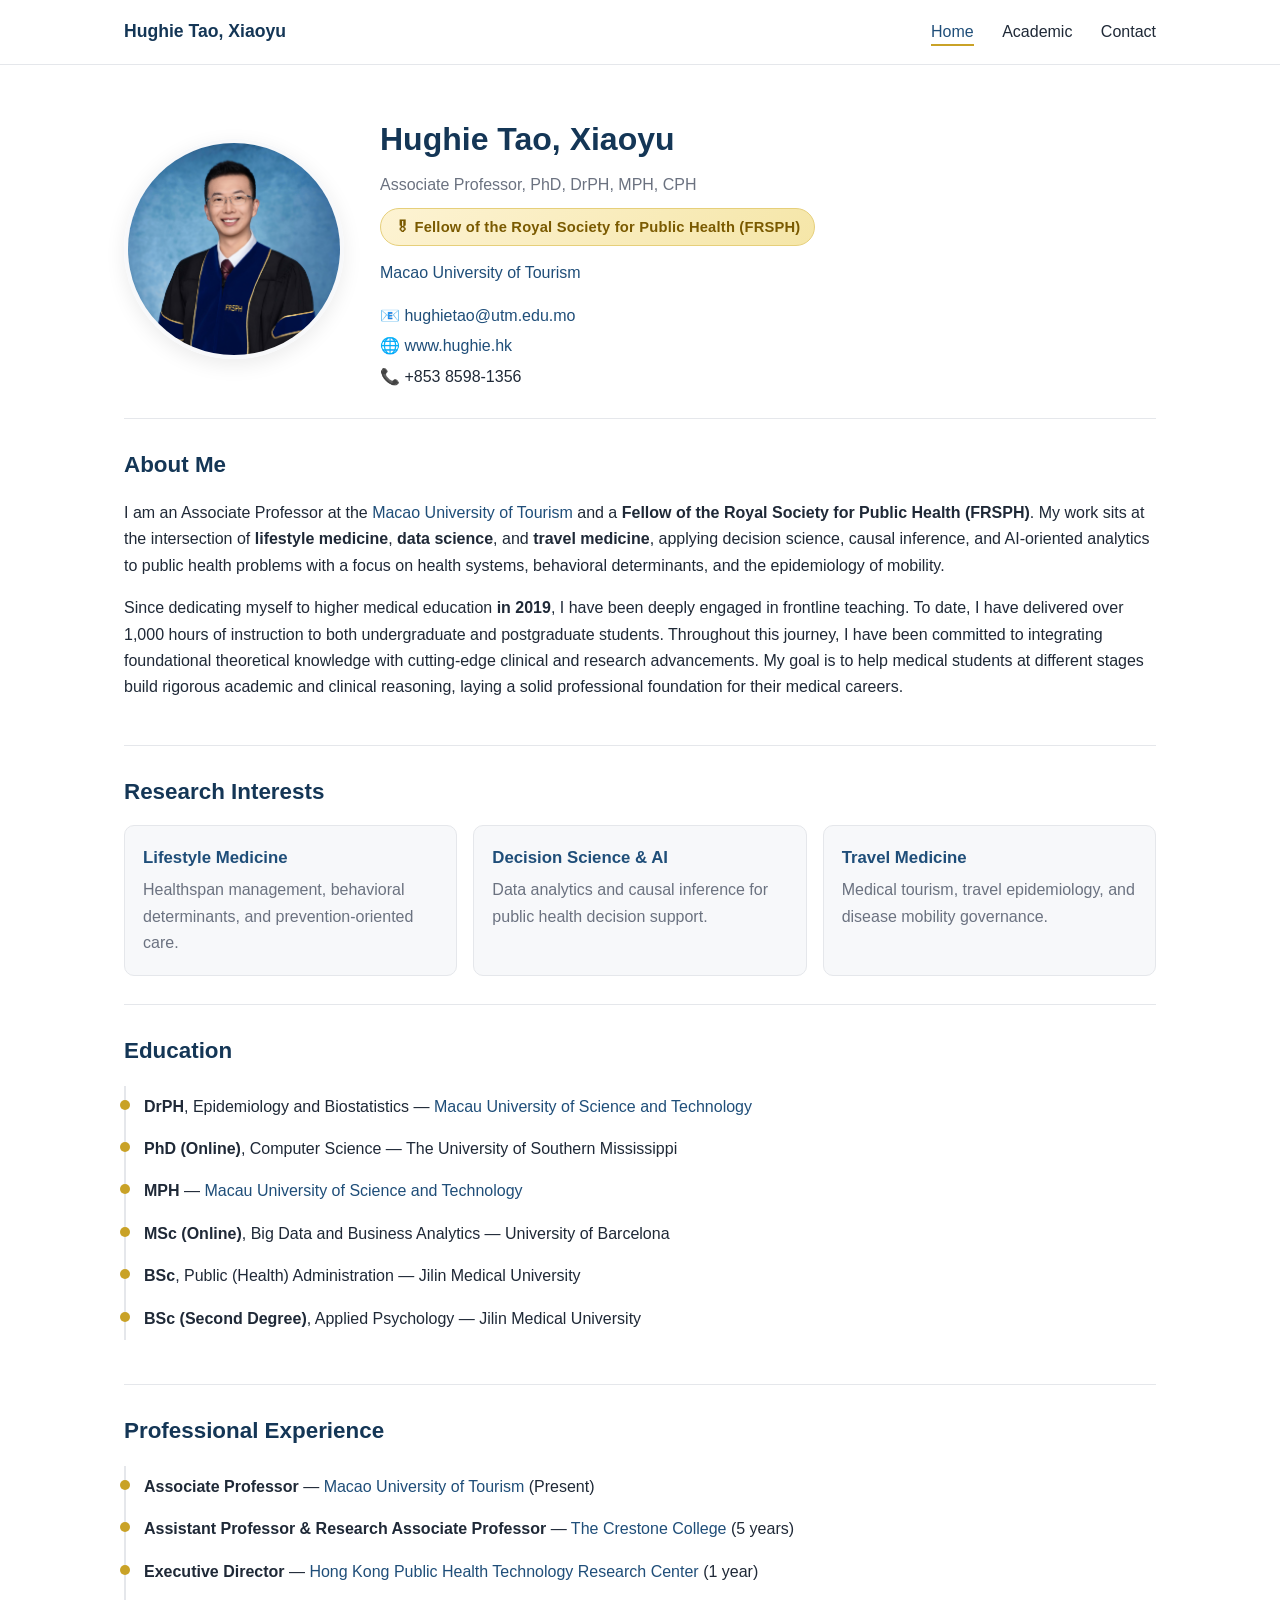
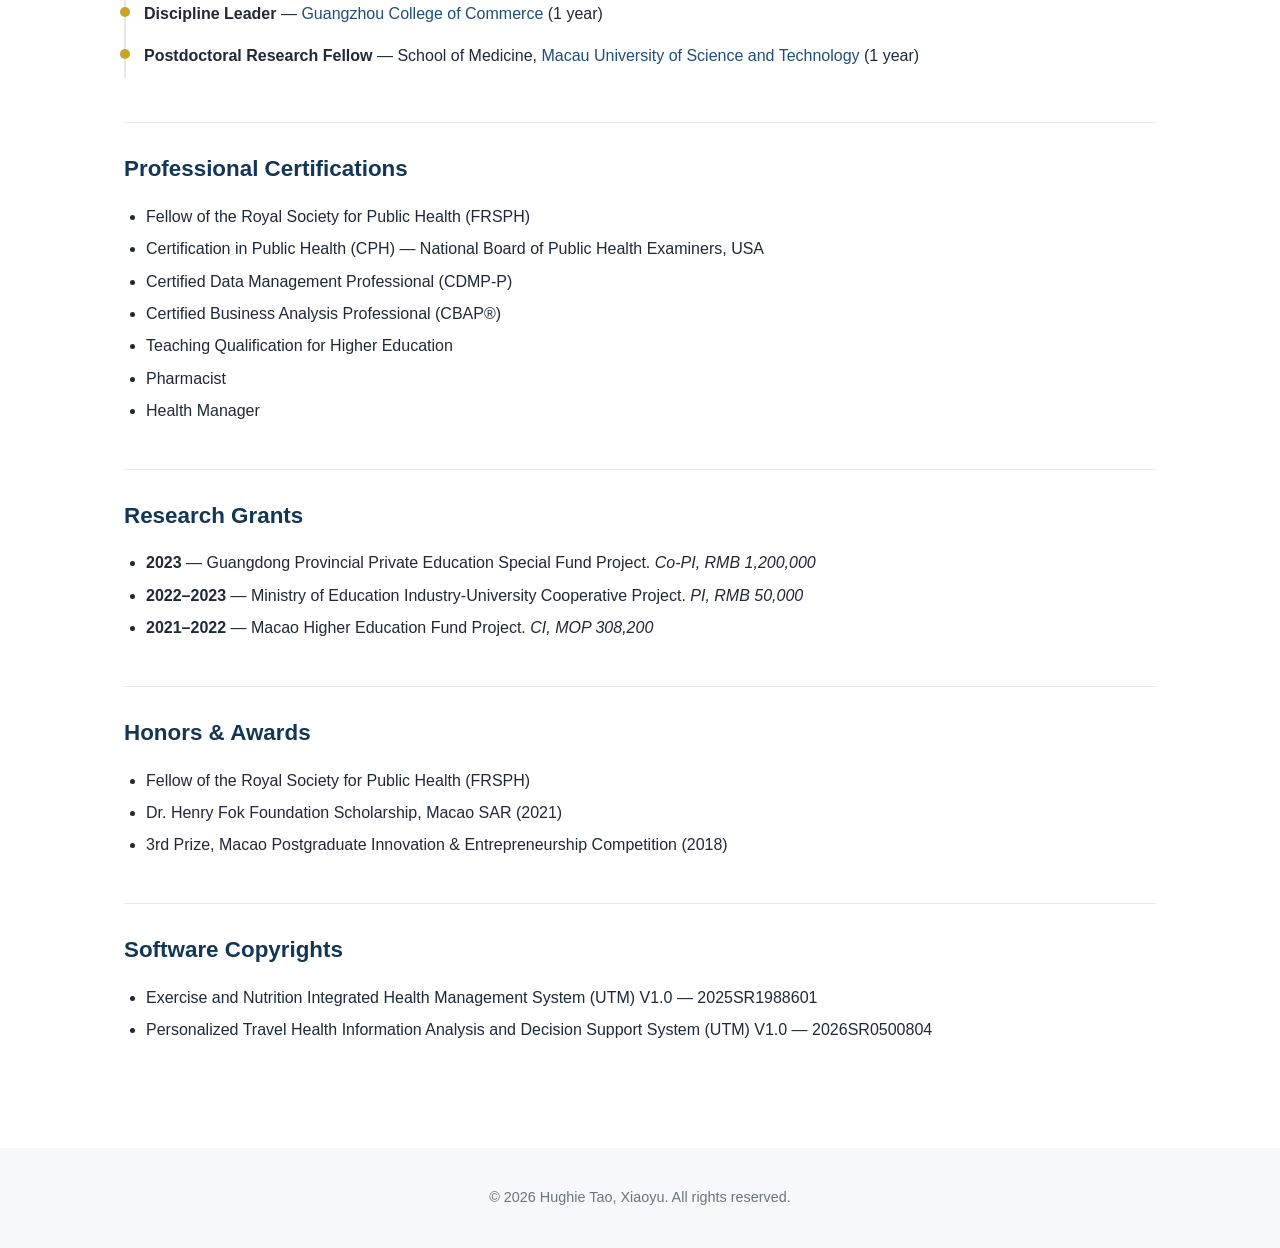
<file: index.html>
<!DOCTYPE html>
<html lang="en">
<head>
  <meta charset="UTF-8" />
  <meta name="viewport" content="width=device-width, initial-scale=1.0" />
  <title>Hughie Tao, Xiaoyu | Associate Professor, FRSPH</title>
  <meta name="description" content="Personal website of Dr. Hughie Tao, Xiaoyu, Associate Professor at Macao University of Tourism, Fellow of the Royal Society for Public Health." />
  <link rel="stylesheet" href="assets/css/style.css" />
</head>
<body>
  <header class="site-header">
    <div class="container nav-wrap">
      <a href="index.html" class="logo">Hughie Tao, Xiaoyu</a>
      <nav class="nav">
        <a href="index.html" class="active">Home</a>
        <a href="academic.html">Academic</a>
        <a href="contact.html">Contact</a>
      </nav>
      <button class="nav-toggle" aria-label="Menu">☰</button>
    </div>
  </header>

  <main class="container">

    <!-- HERO -->
    <section class="hero">
      <div class="hero-photo">
        <img src="assets/images/profile.jpg" alt="Hughie Tao Xiaoyu" />
      </div>
      <div class="hero-text">
        <h1>Hughie Tao, Xiaoyu</h1>
        <p class="title">Associate Professor, PhD, DrPH, MPH, CPH</p>
        <p class="fellow-badge">🎖 Fellow of the Royal Society for Public Health (FRSPH)</p>
        <p class="affiliation">
          <a href="https://www.utm.edu.mo" target="_blank" rel="noopener">Macao University of Tourism</a>
        </p>
        <ul class="quick-links">
          <li>📧 <a href="mailto:hughietao@utm.edu.mo">hughietao@utm.edu.mo</a></li>
          <li>🌐 <a href="https://www.hughie.hk" target="_blank" rel="noopener">www.hughie.hk</a></li>
          <li>📞 +853 8598-1356</li>
        </ul>
      </div>
    </section>

    <!-- ABOUT -->
    <section class="section">
      <h2>About Me</h2>
      <p>
        I am an Associate Professor at the
        <a href="https://www.utm.edu.mo" target="_blank" rel="noopener">Macao University of Tourism</a>
        and a <strong>Fellow of the Royal Society for Public Health (FRSPH)</strong>.
        My work sits at the intersection of <strong>lifestyle medicine</strong>,
        <strong>data science</strong>, and <strong>travel medicine</strong>, applying
        decision science, causal inference, and AI-oriented analytics to public health
        problems with a focus on health systems, behavioral determinants, and the
        epidemiology of mobility.
      </p>
      <p>
        Since dedicating myself to higher medical education <strong>in 2019</strong>, I have been deeply
        engaged in frontline teaching. To date, I have delivered over 1,000 hours of
        instruction to both undergraduate and postgraduate students. Throughout this
        journey, I have been committed to integrating foundational theoretical knowledge
        with cutting-edge clinical and research advancements. My goal is to help medical
        students at different stages build rigorous academic and clinical reasoning,
        laying a solid professional foundation for their medical careers.
      </p>
    </section>

    <!-- RESEARCH INTERESTS -->
    <section class="section">
      <h2>Research Interests</h2>
      <ul class="cards">
        <li class="card">
          <h3>Lifestyle Medicine</h3>
          <p>Healthspan management, behavioral determinants, and prevention-oriented care.</p>
        </li>
        <li class="card">
          <h3>Decision Science & AI</h3>
          <p>Data analytics and causal inference for public health decision support.</p>
        </li>
        <li class="card">
          <h3>Travel Medicine</h3>
          <p>Medical tourism, travel epidemiology, and disease mobility governance.</p>
        </li>
      </ul>
    </section>

    <!-- EDUCATION -->
    <section class="section">
      <h2>Education</h2>
      <ul class="timeline">
        <li><strong>DrPH</strong>, Epidemiology and Biostatistics —
          <a href="https://www.must.edu.mo/" target="_blank" rel="noopener">Macau University of Science and Technology</a>
        </li>
        <li><strong>PhD (Online)</strong>, Computer Science — The University of Southern Mississippi</li>
        <li><strong>MPH</strong> —
          <a href="https://www.must.edu.mo/" target="_blank" rel="noopener">Macau University of Science and Technology</a>
        </li>
        <li><strong>MSc (Online)</strong>, Big Data and Business Analytics — University of Barcelona</li>
        <li><strong>BSc</strong>, Public (Health) Administration — Jilin Medical University</li>
        <li><strong>BSc (Second Degree)</strong>, Applied Psychology — Jilin Medical University</li>
      </ul>
    </section>

    <!-- PROFESSIONAL EXPERIENCE -->
    <section class="section">
      <h2>Professional Experience</h2>
      <ul class="timeline">
        <li>
          <strong>Associate Professor</strong> —
          <a href="https://www.utm.edu.mo" target="_blank" rel="noopener">Macao University of Tourism</a>
          (Present)
        </li>
        <li>
          <strong>Assistant Professor & Research Associate Professor</strong> —
          <a href="https://www.tcc.us.org" target="_blank" rel="noopener">The Crestone College</a>
          (5 years)
        </li>
        <li>
          <strong>Executive Director</strong> —
          <a href="https://www.epidemiology.hk" target="_blank" rel="noopener">Hong Kong Public Health Technology Research Center</a>
          (1 year)
        </li>
        <li>
          <strong>Discipline Leader</strong> —
          <a href="https://www.gcc.edu.cn" target="_blank" rel="noopener">Guangzhou College of Commerce</a>
          (1 year)
        </li>
        <li>
          <strong>Postdoctoral Research Fellow</strong> — School of Medicine,
          <a href="https://www.must.edu.mo/" target="_blank" rel="noopener">Macau University of Science and Technology</a>
          (1 year)
        </li>
      </ul>
    </section>

    <!-- CERTIFICATIONS -->
    <section class="section">
      <h2>Professional Certifications</h2>
      <ul class="bullets">
        <li>Fellow of the Royal Society for Public Health (FRSPH)</li>
        <li>Certification in Public Health (CPH) — National Board of Public Health Examiners, USA</li>
        <li>Certified Data Management Professional (CDMP-P)</li>
        <li>Certified Business Analysis Professional (CBAP®)</li>
        <li>Teaching Qualification for Higher Education</li>
        <li>Pharmacist</li>
        <li>Health Manager</li>
      </ul>
    </section>

    <!-- GRANTS -->
    <section class="section">
      <h2>Research Grants</h2>
      <ul class="bullets">
        <li><strong>2023</strong> — Guangdong Provincial Private Education Special Fund Project. <em>Co-PI, RMB 1,200,000</em></li>
        <li><strong>2022–2023</strong> — Ministry of Education Industry-University Cooperative Project. <em>PI, RMB 50,000</em></li>
        <li><strong>2021–2022</strong> — Macao Higher Education Fund Project. <em>CI, MOP 308,200</em></li>
      </ul>
    </section>

    <!-- HONORS -->
    <section class="section">
      <h2>Honors & Awards</h2>
      <ul class="bullets">
        <li>Fellow of the Royal Society for Public Health (FRSPH)</li>
        <li>Dr. Henry Fok Foundation Scholarship, Macao SAR (2021)</li>
        <li>3rd Prize, Macao Postgraduate Innovation & Entrepreneurship Competition (2018)</li>
      </ul>
    </section>

    <!-- SOFTWARE COPYRIGHTS -->
    <section class="section">
      <h2>Software Copyrights</h2>
      <ul class="bullets">
        <li>Exercise and Nutrition Integrated Health Management System (UTM) V1.0 — 2025SR1988601</li>
        <li>Personalized Travel Health Information Analysis and Decision Support System (UTM) V1.0 — 2026SR0500804</li>
      </ul>
    </section>

  </main>

  <footer class="site-footer">
    <div class="container">
      <p>© <span id="year"></span> Hughie Tao, Xiaoyu. All rights reserved.</p>
    </div>
  </footer>

  <script src="assets/js/main.js"></script>
</body>
</html>
</file>
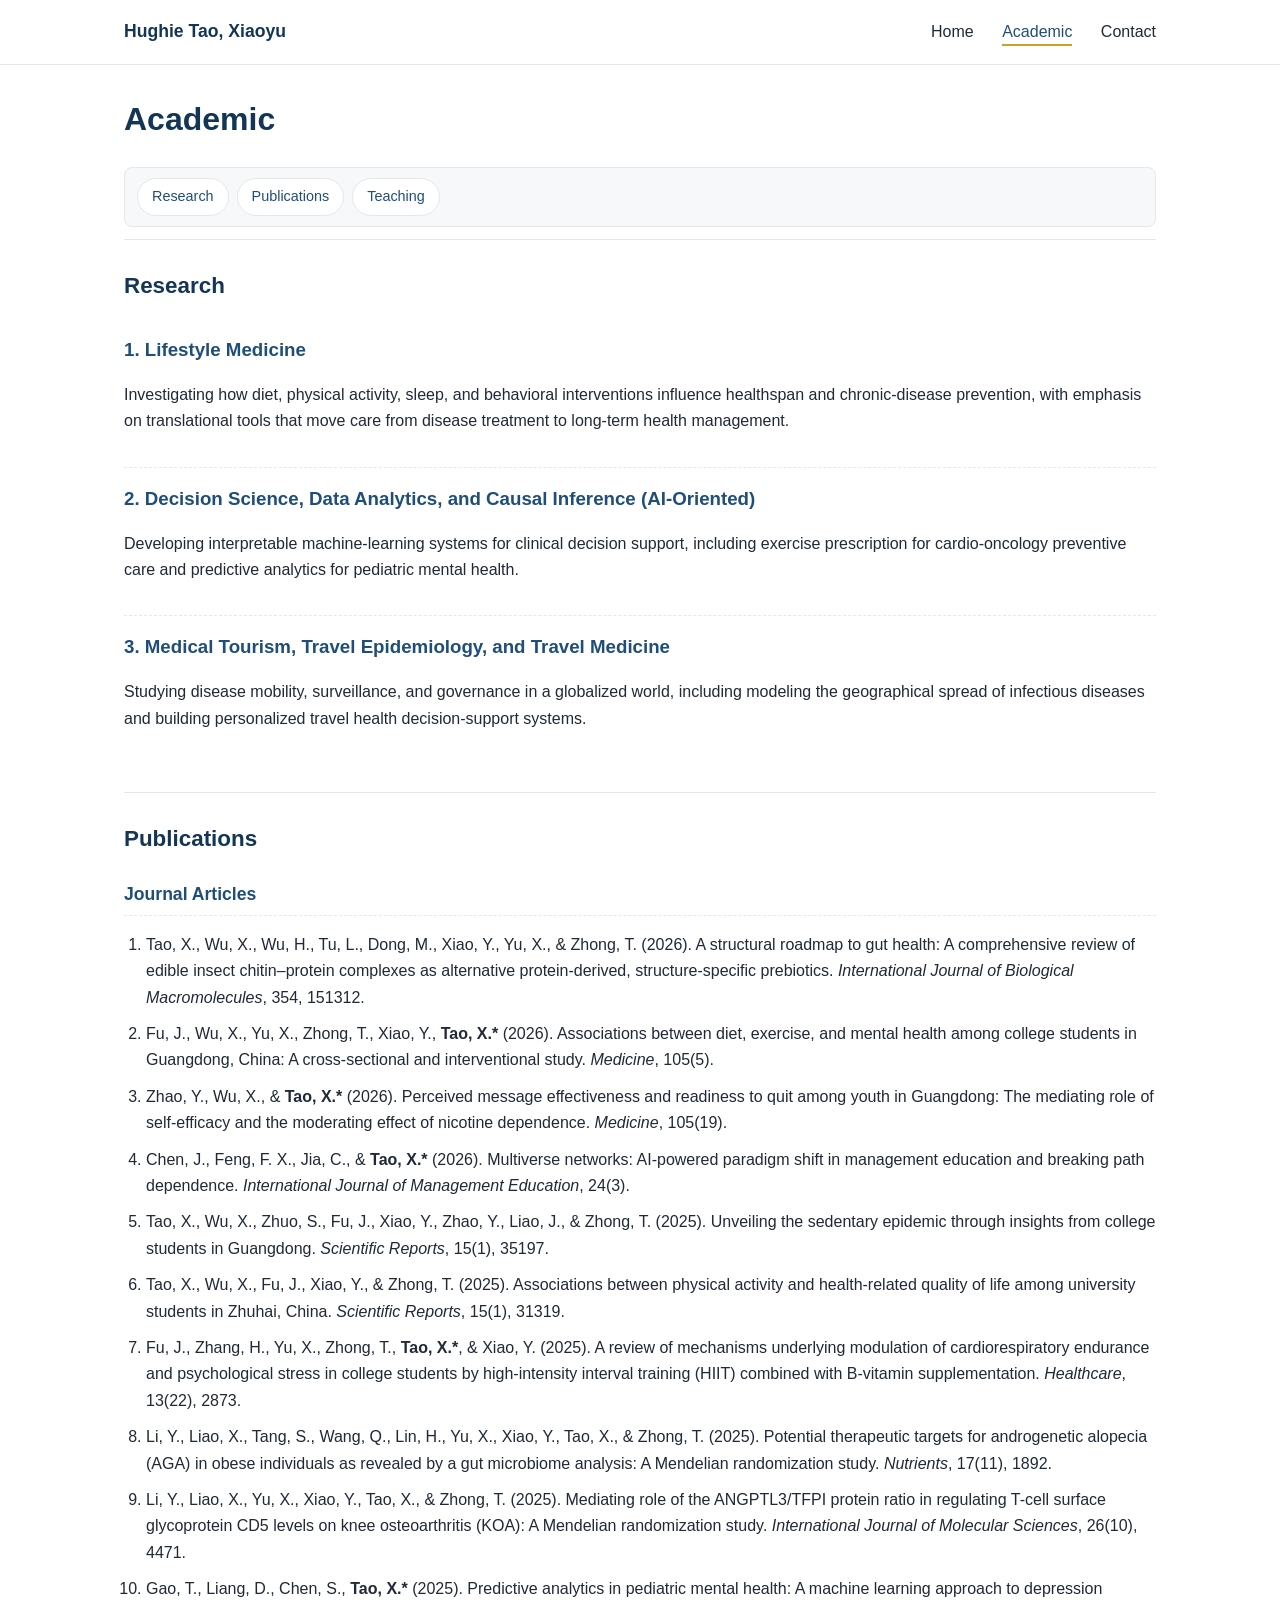
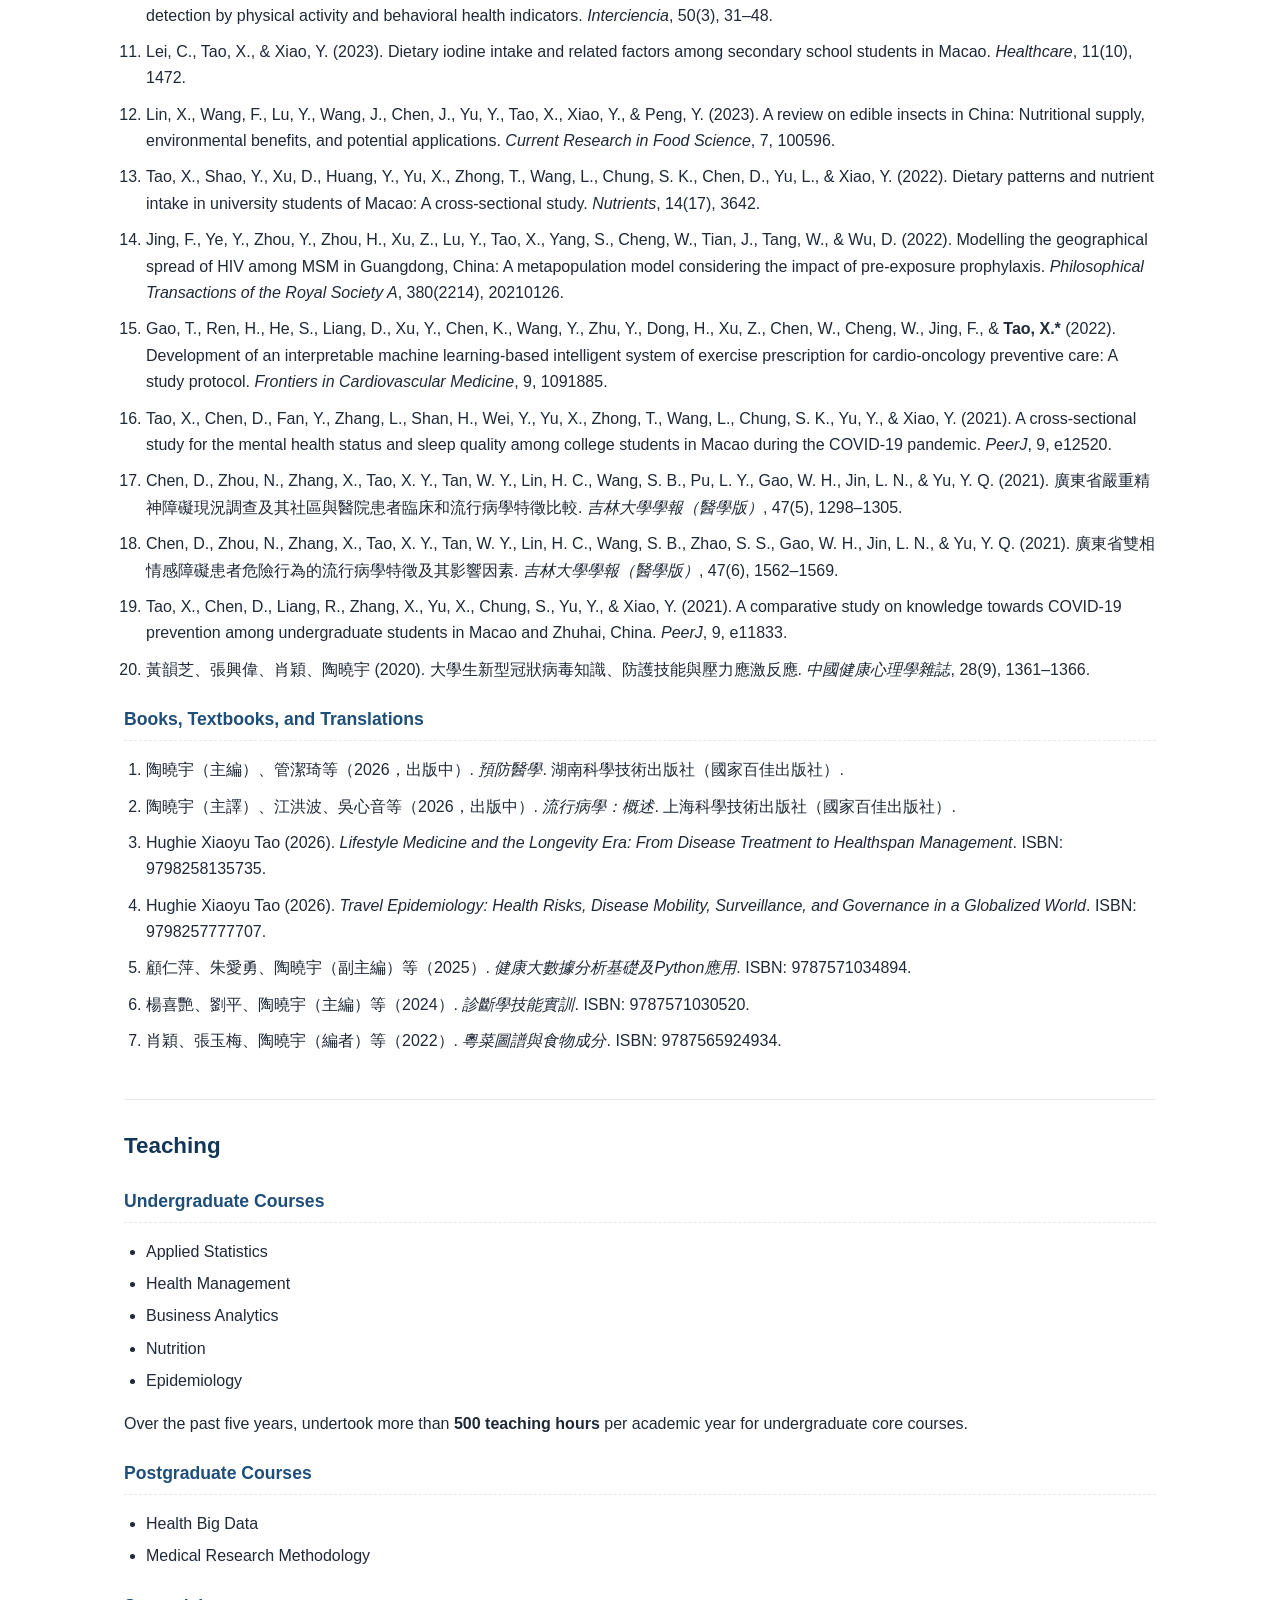
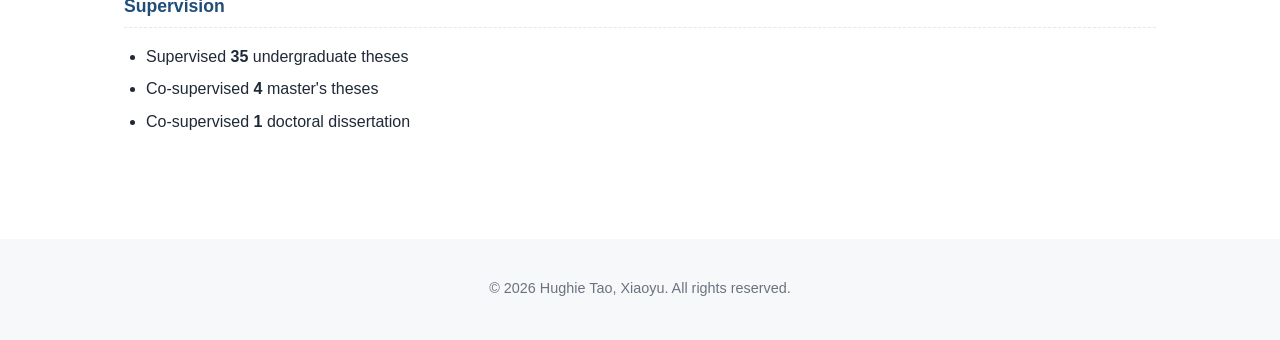
<file: academic.html>
<!DOCTYPE html>
<html lang="en">
<head>
  <meta charset="UTF-8" />
  <meta name="viewport" content="width=device-width, initial-scale=1.0" />
  <title>Academic | Hughie Tao, Xiaoyu</title>
  <link rel="stylesheet" href="assets/css/style.css" />
</head>
<body>
  <header class="site-header">
    <div class="container nav-wrap">
      <a href="index.html" class="logo">Hughie Tao, Xiaoyu</a>
      <nav class="nav">
        <a href="index.html">Home</a>
        <a href="academic.html" class="active">Academic</a>
        <a href="contact.html">Contact</a>
      </nav>
      <button class="nav-toggle" aria-label="Menu">☰</button>
    </div>
  </header>

  <main class="container">
    <h1>Academic</h1>

    <!-- 子导航：页内锚点 -->
    <nav class="sub-nav">
      <a href="#research">Research</a>
      <a href="#publications">Publications</a>
      <a href="#teaching">Teaching</a>
    </nav>

    <!-- ===== RESEARCH ===== -->
    <section id="research" class="section">
      <h2>Research</h2>

      <article class="topic">
        <h3>1. Lifestyle Medicine</h3>
        <p>
          Investigating how diet, physical activity, sleep, and behavioral interventions
          influence healthspan and chronic-disease prevention, with emphasis on
          translational tools that move care from disease treatment to long-term
          health management.
        </p>
      </article>

      <article class="topic">
        <h3>2. Decision Science, Data Analytics, and Causal Inference (AI-Oriented)</h3>
        <p>
          Developing interpretable machine-learning systems for clinical decision
          support, including exercise prescription for cardio-oncology preventive
          care and predictive analytics for pediatric mental health.
        </p>
      </article>

      <article class="topic">
        <h3>3. Medical Tourism, Travel Epidemiology, and Travel Medicine</h3>
        <p>
          Studying disease mobility, surveillance, and governance in a globalized
          world, including modeling the geographical spread of infectious diseases
          and building personalized travel health decision-support systems.
        </p>
      </article>
    </section>

    <!-- ===== PUBLICATIONS ===== -->
    <section id="publications" class="section">
      <h2>Publications</h2>

      <h3 class="sub-h">Journal Articles</h3>
      <ol class="pub-list">
        <li>Tao, X., Wu, X., Wu, H., Tu, L., Dong, M., Xiao, Y., Yu, X., &amp; Zhong, T. (2026). A structural roadmap to gut health: A comprehensive review of edible insect chitin–protein complexes as alternative protein-derived, structure-specific prebiotics. <em>International Journal of Biological Macromolecules</em>, 354, 151312.</li>
        <li>Fu, J., Wu, X., Yu, X., Zhong, T., Xiao, Y., <strong>Tao, X.*</strong> (2026). Associations between diet, exercise, and mental health among college students in Guangdong, China: A cross-sectional and interventional study. <em>Medicine</em>, 105(5).</li>
        <li>Zhao, Y., Wu, X., &amp; <strong>Tao, X.*</strong> (2026). Perceived message effectiveness and readiness to quit among youth in Guangdong: The mediating role of self-efficacy and the moderating effect of nicotine dependence. <em>Medicine</em>, 105(19).</li>
        <li>Chen, J., Feng, F. X., Jia, C., &amp; <strong>Tao, X.*</strong> (2026). Multiverse networks: AI-powered paradigm shift in management education and breaking path dependence. <em>International Journal of Management Education</em>, 24(3).</li>
        <li>Tao, X., Wu, X., Zhuo, S., Fu, J., Xiao, Y., Zhao, Y., Liao, J., &amp; Zhong, T. (2025). Unveiling the sedentary epidemic through insights from college students in Guangdong. <em>Scientific Reports</em>, 15(1), 35197.</li>
        <li>Tao, X., Wu, X., Fu, J., Xiao, Y., &amp; Zhong, T. (2025). Associations between physical activity and health-related quality of life among university students in Zhuhai, China. <em>Scientific Reports</em>, 15(1), 31319.</li>
        <li>Fu, J., Zhang, H., Yu, X., Zhong, T., <strong>Tao, X.*</strong>, &amp; Xiao, Y. (2025). A review of mechanisms underlying modulation of cardiorespiratory endurance and psychological stress in college students by high-intensity interval training (HIIT) combined with B-vitamin supplementation. <em>Healthcare</em>, 13(22), 2873.</li>
        <li>Li, Y., Liao, X., Tang, S., Wang, Q., Lin, H., Yu, X., Xiao, Y., Tao, X., &amp; Zhong, T. (2025). Potential therapeutic targets for androgenetic alopecia (AGA) in obese individuals as revealed by a gut microbiome analysis: A Mendelian randomization study. <em>Nutrients</em>, 17(11), 1892.</li>
        <li>Li, Y., Liao, X., Yu, X., Xiao, Y., Tao, X., &amp; Zhong, T. (2025). Mediating role of the ANGPTL3/TFPI protein ratio in regulating T-cell surface glycoprotein CD5 levels on knee osteoarthritis (KOA): A Mendelian randomization study. <em>International Journal of Molecular Sciences</em>, 26(10), 4471.</li>
        <li>Gao, T., Liang, D., Chen, S., <strong>Tao, X.*</strong> (2025). Predictive analytics in pediatric mental health: A machine learning approach to depression detection by physical activity and behavioral health indicators. <em>Interciencia</em>, 50(3), 31–48.</li>
        <li>Lei, C., Tao, X., &amp; Xiao, Y. (2023). Dietary iodine intake and related factors among secondary school students in Macao. <em>Healthcare</em>, 11(10), 1472.</li>
        <li>Lin, X., Wang, F., Lu, Y., Wang, J., Chen, J., Yu, Y., Tao, X., Xiao, Y., &amp; Peng, Y. (2023). A review on edible insects in China: Nutritional supply, environmental benefits, and potential applications. <em>Current Research in Food Science</em>, 7, 100596.</li>
        <li>Tao, X., Shao, Y., Xu, D., Huang, Y., Yu, X., Zhong, T., Wang, L., Chung, S. K., Chen, D., Yu, L., &amp; Xiao, Y. (2022). Dietary patterns and nutrient intake in university students of Macao: A cross-sectional study. <em>Nutrients</em>, 14(17), 3642.</li>
        <li>Jing, F., Ye, Y., Zhou, Y., Zhou, H., Xu, Z., Lu, Y., Tao, X., Yang, S., Cheng, W., Tian, J., Tang, W., &amp; Wu, D. (2022). Modelling the geographical spread of HIV among MSM in Guangdong, China: A metapopulation model considering the impact of pre-exposure prophylaxis. <em>Philosophical Transactions of the Royal Society A</em>, 380(2214), 20210126.</li>
        <li>Gao, T., Ren, H., He, S., Liang, D., Xu, Y., Chen, K., Wang, Y., Zhu, Y., Dong, H., Xu, Z., Chen, W., Cheng, W., Jing, F., &amp; <strong>Tao, X.*</strong> (2022). Development of an interpretable machine learning-based intelligent system of exercise prescription for cardio-oncology preventive care: A study protocol. <em>Frontiers in Cardiovascular Medicine</em>, 9, 1091885.</li>
        <li>Tao, X., Chen, D., Fan, Y., Zhang, L., Shan, H., Wei, Y., Yu, X., Zhong, T., Wang, L., Chung, S. K., Yu, Y., &amp; Xiao, Y. (2021). A cross-sectional study for the mental health status and sleep quality among college students in Macao during the COVID-19 pandemic. <em>PeerJ</em>, 9, e12520.</li>
        <li>Chen, D., Zhou, N., Zhang, X., Tao, X. Y., Tan, W. Y., Lin, H. C., Wang, S. B., Pu, L. Y., Gao, W. H., Jin, L. N., &amp; Yu, Y. Q. (2021). 廣東省嚴重精神障礙現況調查及其社區與醫院患者臨床和流行病學特徵比較. <em>吉林大學學報（醫學版）</em>, 47(5), 1298–1305.</li>
        <li>Chen, D., Zhou, N., Zhang, X., Tao, X. Y., Tan, W. Y., Lin, H. C., Wang, S. B., Zhao, S. S., Gao, W. H., Jin, L. N., &amp; Yu, Y. Q. (2021). 廣東省雙相情感障礙患者危險行為的流行病學特徵及其影響因素. <em>吉林大學學報（醫學版）</em>, 47(6), 1562–1569.</li>
        <li>Tao, X., Chen, D., Liang, R., Zhang, X., Yu, X., Chung, S., Yu, Y., &amp; Xiao, Y. (2021). A comparative study on knowledge towards COVID-19 prevention among undergraduate students in Macao and Zhuhai, China. <em>PeerJ</em>, 9, e11833.</li>
        <li>黃韻芝、張興偉、肖穎、陶曉宇 (2020). 大學生新型冠狀病毒知識、防護技能與壓力應激反應. <em>中國健康心理學雜誌</em>, 28(9), 1361–1366.</li>
      </ol>

      <h3 class="sub-h">Books, Textbooks, and Translations</h3>
      <ol class="pub-list">
        <li>陶曉宇（主編）、管潔琦等（2026，出版中）. <em>預防醫學</em>. 湖南科學技術出版社（國家百佳出版社）.</li>
        <li>陶曉宇（主譯）、江洪波、吳心音等（2026，出版中）. <em>流行病學：概述</em>. 上海科學技術出版社（國家百佳出版社）.</li>
        <li>Hughie Xiaoyu Tao (2026). <em>Lifestyle Medicine and the Longevity Era: From Disease Treatment to Healthspan Management</em>. ISBN: 9798258135735.</li>
        <li>Hughie Xiaoyu Tao (2026). <em>Travel Epidemiology: Health Risks, Disease Mobility, Surveillance, and Governance in a Globalized World</em>. ISBN: 9798257777707.</li>
        <li>顧仁萍、朱愛勇、陶曉宇（副主編）等（2025）. <em>健康大數據分析基礎及Python應用</em>. ISBN: 9787571034894.</li>
        <li>楊喜艷、劉平、陶曉宇（主編）等（2024）. <em>診斷學技能實訓</em>. ISBN: 9787571030520.</li>
        <li>肖穎、張玉梅、陶曉宇（編者）等（2022）. <em>粵菜圖譜與食物成分</em>. ISBN: 9787565924934.</li>
      </ol>
    </section>

    <!-- ===== TEACHING ===== -->
    <section id="teaching" class="section">
      <h2>Teaching</h2>

      <h3 class="sub-h">Undergraduate Courses</h3>
      <ul class="bullets">
        <li>Applied Statistics</li>
        <li>Health Management</li>
        <li>Business Analytics</li>
        <li>Nutrition</li>
        <li>Epidemiology</li>
      </ul>
      <p>Over the past five years, undertook more than <strong>500 teaching hours</strong> per academic year for undergraduate core courses.</p>

      <h3 class="sub-h">Postgraduate Courses</h3>
      <ul class="bullets">
        <li>Health Big Data</li>
        <li>Medical Research Methodology</li>
      </ul>

      <h3 class="sub-h">Supervision</h3>
      <ul class="bullets">
        <li>Supervised <strong>35</strong> undergraduate theses</li>
        <li>Co-supervised <strong>4</strong> master's theses</li>
        <li>Co-supervised <strong>1</strong> doctoral dissertation</li>
      </ul>
    </section>

  </main>

  <footer class="site-footer">
    <div class="container">
      <p>© <span id="year"></span> Hughie Tao, Xiaoyu. All rights reserved.</p>
    </div>
  </footer>

  <script src="assets/js/main.js"></script>
</body>
</html>
</file>
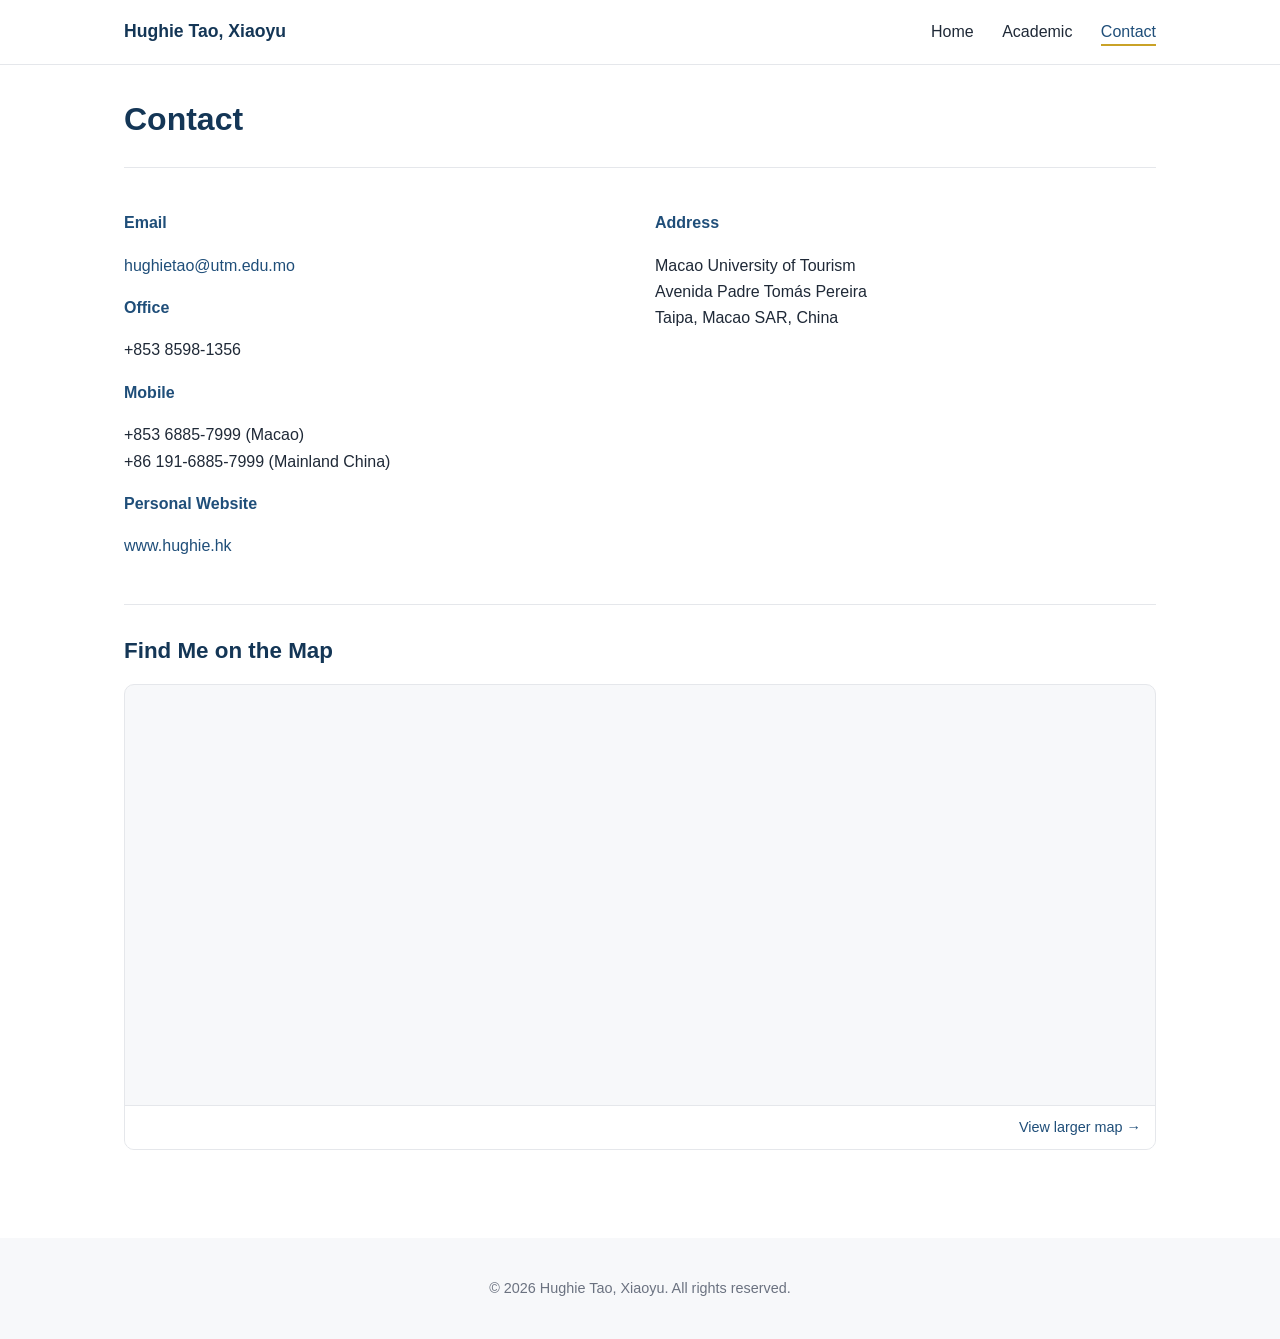
<file: contact.html>
<!DOCTYPE html>
<html lang="en">
<head>
  <meta charset="UTF-8" />
  <meta name="viewport" content="width=device-width, initial-scale=1.0" />
  <title>Contact | Hughie Tao, Xiaoyu</title>
  <link rel="stylesheet" href="assets/css/style.css" />
</head>
<body>
  <header class="site-header">
    <div class="container nav-wrap">
      <a href="index.html" class="logo">Hughie Tao, Xiaoyu</a>
      <nav class="nav">
        <a href="index.html">Home</a>
        <a href="academic.html">Academic</a>
        <a href="contact.html" class="active">Contact</a>
      </nav>
      <button class="nav-toggle" aria-label="Menu">☰</button>
    </div>
  </header>

  <main class="container">
    <h1>Contact</h1>

    <section class="section contact-grid">
      <div>
        <h3>Email</h3>
        <p><a href="mailto:hughietao@utm.edu.mo">hughietao@utm.edu.mo</a></p>

        <h3>Office</h3>
        <p>+853 8598-1356</p>

        <h3>Mobile</h3>
        <p>
          +853 6885-7999 (Macao)<br/>
          +86 191-6885-7999 (Mainland China)
        </p>

        <h3>Personal Website</h3>
        <p><a href="https://www.hughie.hk" target="_blank" rel="noopener">www.hughie.hk</a></p>
      </div>
      <div>
        <h3>Address</h3>
        <p>
          Macao University of Tourism<br/>
          Avenida Padre Tomás Pereira<br/>
          Taipa, Macao SAR, China
        </p>
      </div>
    </section>

    <!-- 内嵌地图：OpenStreetMap，无需 API key -->
    <section class="section">
      <h2>Find Me on the Map</h2>
      <div class="map-wrap">
        <iframe
          title="Macao University of Tourism, Taipa"
          src="https://www.openstreetmap.org/export/embed.html?bbox=113.5500%2C22.1450%2C113.5800%2C22.1650&amp;layer=mapnik&amp;marker=22.1556%2C113.5663"
          loading="lazy"
          referrerpolicy="no-referrer-when-downgrade">
        </iframe>
        <p class="map-link">
          <a href="https://www.openstreetmap.org/?mlat=22.1556&amp;mlon=113.5663#map=15/22.1556/113.5663"
             target="_blank" rel="noopener">View larger map →</a>
        </p>
      </div>
    </section>

  </main>

  <footer class="site-footer">
    <div class="container">
      <p>© <span id="year"></span> Hughie Tao, Xiaoyu. All rights reserved.</p>
    </div>
  </footer>

  <script src="assets/js/main.js"></script>
</body>
</html>
</file>
<file: assets/css/style.css>
:root {
  --primary: #1f4e79;
  --primary-dark: #143656;
  --accent: #c9a227;
  --text: #1f2937;
  --muted: #6b7280;
  --bg: #ffffff;
  --bg-alt: #f7f8fa;
  --border: #e5e7eb;
  --max-w: 1080px;
}

* { box-sizing: border-box; }
html { scroll-behavior: smooth; }
body {
  margin: 0;
  font-family: -apple-system, BlinkMacSystemFont, "Segoe UI", "PingFang SC",
               "Microsoft YaHei", Roboto, Helvetica, Arial, sans-serif;
  color: var(--text);
  background: var(--bg);
  line-height: 1.65;
}

a { color: var(--primary); text-decoration: none; }
a:hover { text-decoration: underline; }

.container {
  max-width: var(--max-w);
  margin: 0 auto;
  padding: 0 24px;
}

/* Header / Nav */
.site-header {
  background: var(--bg);
  border-bottom: 1px solid var(--border);
  position: sticky;
  top: 0;
  z-index: 100;
}
.nav-wrap {
  display: flex;
  align-items: center;
  justify-content: space-between;
  height: 64px;
}
.logo {
  font-weight: 700;
  font-size: 1.1rem;
  color: var(--primary-dark);
}
.nav a {
  margin-left: 24px;
  color: var(--text);
  font-weight: 500;
  padding-bottom: 4px;
  border-bottom: 2px solid transparent;
}
.nav a:hover { color: var(--primary); text-decoration: none; }
.nav a.active {
  color: var(--primary);
  border-bottom-color: var(--accent);
}
.nav-toggle {
  display: none;
  background: none; border: none; font-size: 1.4rem; cursor: pointer;
}

/* Sub-nav (Academic page anchors) */
.sub-nav {
  display: flex;
  gap: 8px;
  flex-wrap: wrap;
  margin: 8px 0 12px;
  padding: 10px 12px;
  background: var(--bg-alt);
  border-radius: 8px;
  border: 1px solid var(--border);
}
.sub-nav a {
  padding: 6px 14px;
  border-radius: 20px;
  background: #fff;
  border: 1px solid var(--border);
  color: var(--primary);
  font-weight: 500;
  font-size: 0.9rem;
}
.sub-nav a:hover {
  background: var(--primary);
  color: #fff;
  text-decoration: none;
}

/* Hero */
.hero {
  display: grid;
  grid-template-columns: 220px 1fr;
  gap: 36px;
  align-items: center;
  padding: 48px 0 24px;
}
.hero-photo img {
  width: 220px;
  height: 220px;
  object-fit: cover;
  border-radius: 50%;
  border: 4px solid var(--bg-alt);
  box-shadow: 0 6px 20px rgba(0,0,0,0.08);
}
.hero-text h1 {
  margin: 0 0 6px;
  font-size: 2rem;
  color: var(--primary-dark);
}
.hero-text .title { margin: 0; color: var(--muted); }
.hero-text .affiliation { margin: 4px 0 16px; font-weight: 500; }

.fellow-badge {
  display: inline-block;
  margin: 10px 0;
  padding: 6px 14px;
  background: linear-gradient(135deg, #fdf3d3 0%, #f5e6a8 100%);
  color: #7a5a00;
  border: 1px solid #e6cf7a;
  border-radius: 24px;
  font-weight: 600;
  font-size: 0.92rem;
  letter-spacing: 0.2px;
}

.quick-links { list-style: none; padding: 0; margin: 0; }
.quick-links li { margin: 4px 0; }

/* Sections */
.section { padding: 28px 0; border-top: 1px solid var(--border); }
.section h2 {
  color: var(--primary-dark);
  font-size: 1.4rem;
  margin: 0 0 14px;
}
.sub-h {
  color: var(--primary);
  font-size: 1.1rem;
  margin: 22px 0 10px;
  padding-bottom: 6px;
  border-bottom: 1px dashed var(--border);
}
h1 { color: var(--primary-dark); margin-top: 28px; }

/* Cards */
.cards {
  list-style: none; padding: 0; margin: 0;
  display: grid;
  grid-template-columns: repeat(auto-fit, minmax(220px, 1fr));
  gap: 16px;
}
.card {
  background: var(--bg-alt);
  border: 1px solid var(--border);
  border-radius: 10px;
  padding: 18px;
  transition: transform .2s, box-shadow .2s;
}
.card:hover {
  transform: translateY(-3px);
  box-shadow: 0 8px 22px rgba(0,0,0,0.07);
}
.card h3 {
  margin: 0 0 6px;
  color: var(--primary);
  font-size: 1.05rem;
}
.card p { margin: 0; color: var(--muted); }

/* Bullets / Timeline */
.bullets { padding-left: 22px; }
.bullets li { margin: 6px 0; }
.timeline {
  list-style: none;
  padding: 0;
  border-left: 2px solid var(--border);
}
.timeline li {
  padding: 8px 0 8px 18px;
  position: relative;
}
.timeline li::before {
  content: "";
  width: 10px; height: 10px;
  background: var(--accent);
  border-radius: 50%;
  position: absolute;
  left: -6px; top: 14px;
}

/* Publications */
.pub-list { padding-left: 22px; }
.pub-list li { margin: 10px 0; }

/* Topics */
.topic { padding: 16px 0; border-bottom: 1px dashed var(--border); }
.topic:last-child { border-bottom: none; }
.topic h3 { color: var(--primary); margin: 0 0 6px; }

/* Contact */
.contact-grid {
  display: grid;
  grid-template-columns: 1fr 1fr;
  gap: 30px;
}
.contact-grid h3 {
  color: var(--primary);
  margin: 14px 0 4px;
  font-size: 1rem;
}

/* Map */
.map-wrap {
  border: 1px solid var(--border);
  border-radius: 10px;
  overflow: hidden;
  background: var(--bg-alt);
}
.map-wrap iframe {
  width: 100%;
  height: 420px;
  border: 0;
  display: block;
}
.map-link {
  margin: 0;
  padding: 10px 14px;
  background: #fff;
  border-top: 1px solid var(--border);
  font-size: 0.9rem;
  text-align: right;
}

/* Footer */
.site-footer {
  margin-top: 60px;
  padding: 24px 0;
  background: var(--bg-alt);
  color: var(--muted);
  text-align: center;
  font-size: 0.9rem;
}

/* Responsive */
@media (max-width: 768px) {
  .nav { display: none; position: absolute; top: 64px; left: 0; right: 0;
         background: #fff; border-bottom: 1px solid var(--border);
         padding: 12px 24px; flex-direction: column; }
  .nav.open { display: flex; }
  .nav a { margin: 8px 0; }
  .nav-toggle { display: block; }
  .hero { grid-template-columns: 1fr; text-align: center; padding-top: 30px; }
  .hero-photo img { margin: 0 auto; width: 180px; height: 180px; }
  .quick-links { display: inline-block; text-align: left; }
  .contact-grid { grid-template-columns: 1fr; }
  .map-wrap iframe { height: 320px; }
}
</file>
